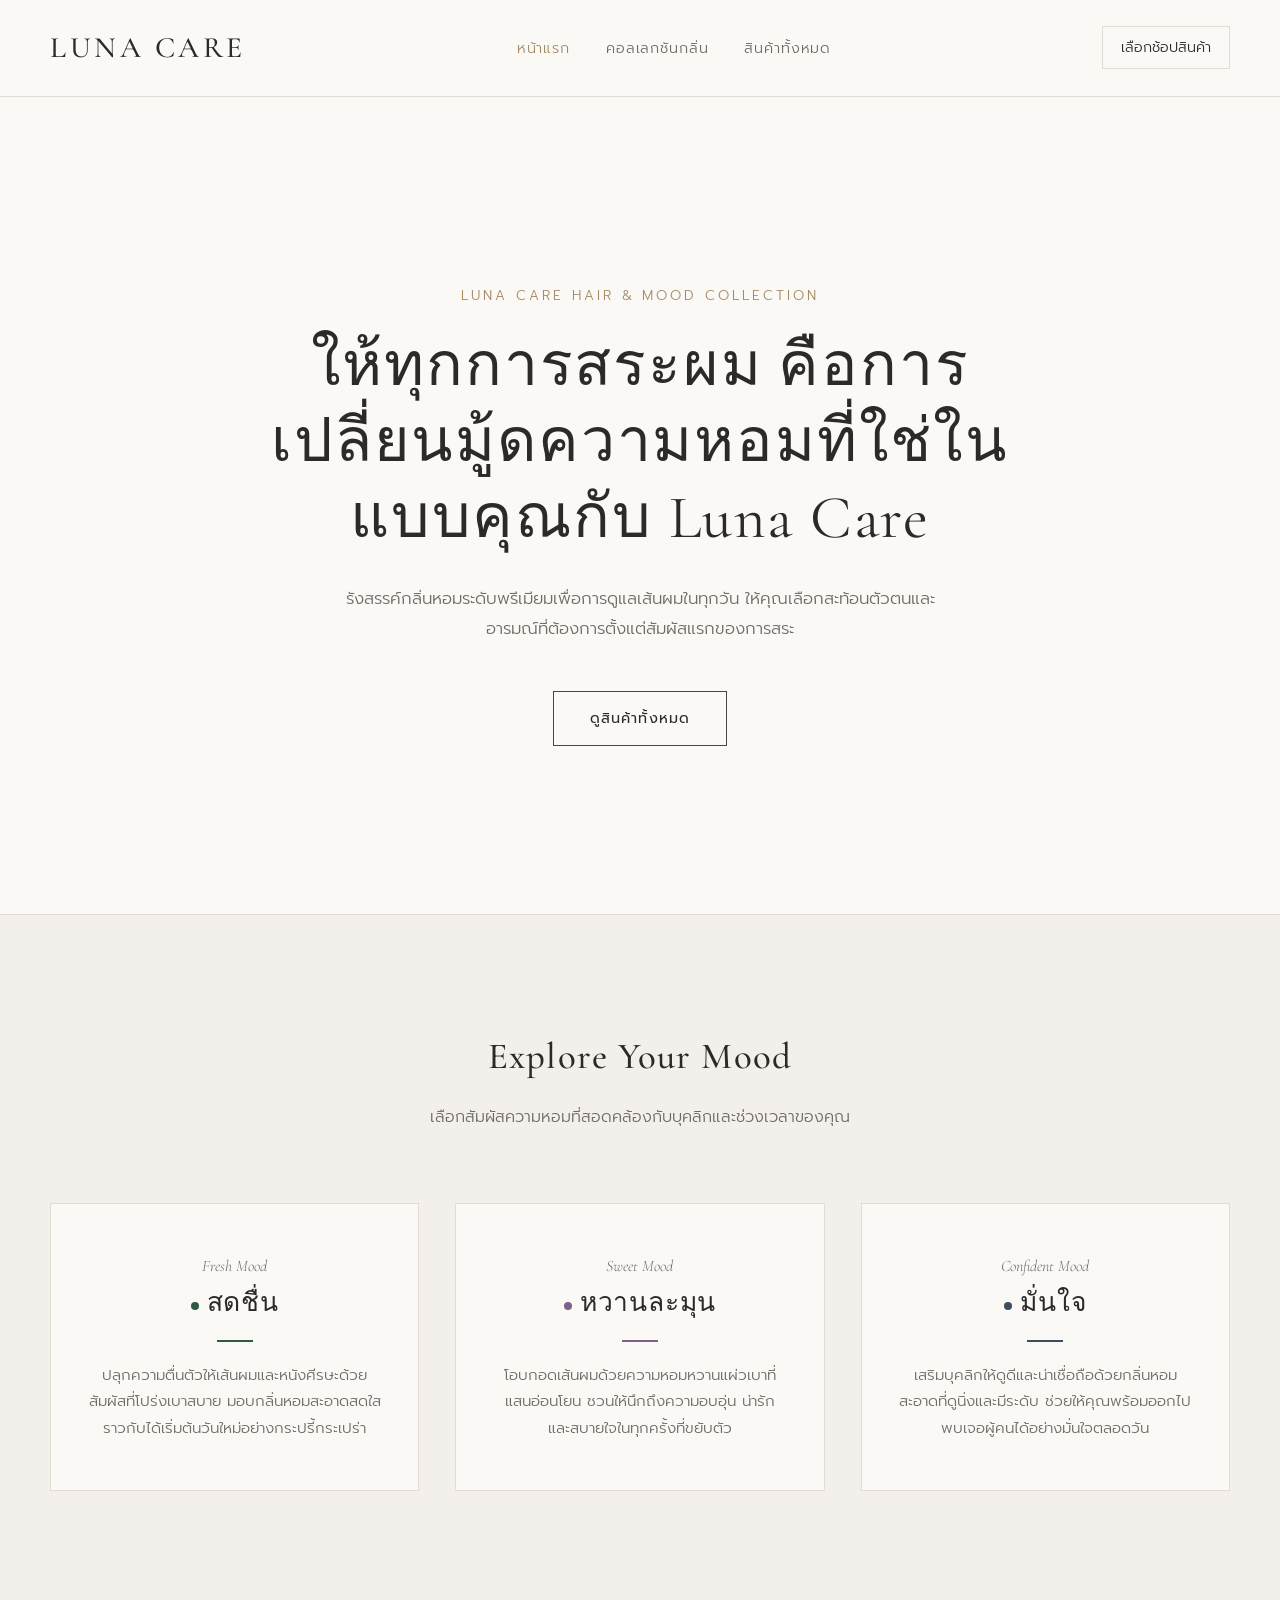
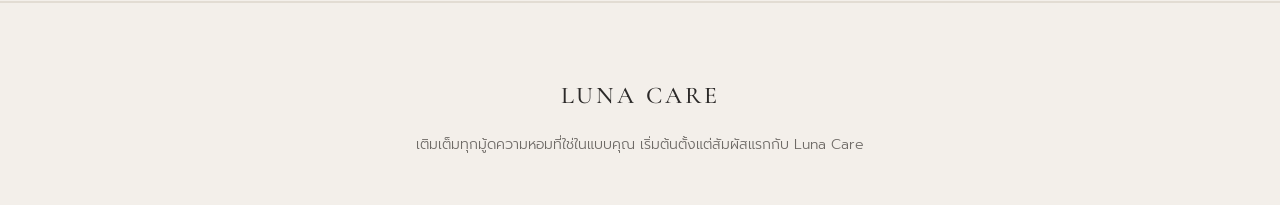
<file: index.html>
<!DOCTYPE html>
<html lang="th">
<head>
  <meta charset="UTF-8">
  <meta name="viewport" content="width=device-width, initial-scale=1.0">
  <title>Luna Care — ให้ทุกการสระผม คือการเปลี่ยนมู้ดความหอมที่ใช่ในแบบคุณ</title>
  <link rel="stylesheet" href="style.css">
</head>
<body>

  <!-- Header -->
  <header>
    <div class="nav-wrapper">
      <a href="index.html" class="brand-logo">Luna Care</a>
      <nav>
        <ul class="nav-links">
          <li><a href="index.html" class="active">หน้าแรก</a></li>
          <li><a href="#moods">คอลเลกชันกลิ่น</a></li>
          <li><a href="product.html">สินค้าทั้งหมด</a></li>
        </ul>
      </nav>
      <a href="product.html" class="cart-btn">เลือกช้อปสินค้า</a>
    </div>
  </header>

  <!-- Hero Section -->
  <section class="hero" style="min-height: calc(100vh - 82px); display: flex; align-items: center;">
    <div class="container">
      <span class="hero-subtitle">Luna Care Hair &amp; Mood Collection</span>
      <h1>ให้ทุกการสระผม คือการเปลี่ยนมู้ดความหอมที่ใช่ในแบบคุณกับ Luna Care</h1>
      <p>
        รังสรรค์กลิ่นหอมระดับพรีเมียมเพื่อการดูแลเส้นผมในทุกวัน 
        ให้คุณเลือกสะท้อนตัวตนและอารมณ์ที่ต้องการตั้งแต่สัมผัสแรกของการสระ
      </p>
      <a href="product.html" class="btn">ดูสินค้าทั้งหมด</a>
    </div>
  </section>

  <!-- Mood Showcase Section (3 Moods: Fresh, Sweet, Confident) -->
  <section id="moods" class="mood-section">
    <div class="container">
      <div class="section-header">
        <h2>Explore Your Mood</h2>
        <p>เลือกสัมผัสความหอมที่สอดคล้องกับบุคลิกและช่วงเวลาของคุณ</p>
      </div>

      <div class="mood-grid">
        <!-- Mood 1: Fresh -->
        <a href="product.html?mood=fresh" class="mood-card mood-fresh">
          <div class="mood-en">Fresh Mood</div>
          <h3><span class="mood-dot"></span>สดชื่น</h3>
          <div class="mood-underline"></div>
          <p>
            ปลุกความตื่นตัวให้เส้นผมและหนังศีรษะด้วยสัมผัสที่โปร่งเบาสบาย 
            มอบกลิ่นหอมสะอาดสดใสราวกับได้เริ่มต้นวันใหม่อย่างกระปรี้กระเปร่า
          </p>
        </a>

        <!-- Mood 2: Sweet -->
        <a href="product.html?mood=sweet" class="mood-card mood-sweet">
          <div class="mood-en">Sweet Mood</div>
          <h3><span class="mood-dot"></span>หวานละมุน</h3>
          <div class="mood-underline"></div>
          <p>
            โอบกอดเส้นผมด้วยความหอมหวานแผ่วเบาที่แสนอ่อนโยน 
            ชวนให้นึกถึงความอบอุ่น น่ารัก และสบายใจในทุกครั้งที่ขยับตัว
          </p>
        </a>

        <!-- Mood 3: Confident -->
        <a href="product.html?mood=confident" class="mood-card mood-confident">
          <div class="mood-en">Confident Mood</div>
          <h3><span class="mood-dot"></span>มั่นใจ</h3>
          <div class="mood-underline"></div>
          <p>
            เสริมบุคลิกให้ดูดีและน่าเชื่อถือด้วยกลิ่นหอมสะอาดที่ดูนิ่งและมีระดับ 
            ช่วยให้คุณพร้อมออกไปพบเจอผู้คนได้อย่างมั่นใจตลอดวัน
          </p>
        </a>
      </div>
    </div>
  </section>

  <!-- Footer -->
  <footer>
    <div class="container">
      <a href="index.html" class="brand-logo">Luna Care</a>
      <p>เติมเต็มทุกมู้ดความหอมที่ใช่ในแบบคุณ เริ่มต้นตั้งแต่สัมผัสแรกกับ Luna Care</p>
    </div>
  </footer>

  <script src="script.js"></script>
</body>
</html>
</file>
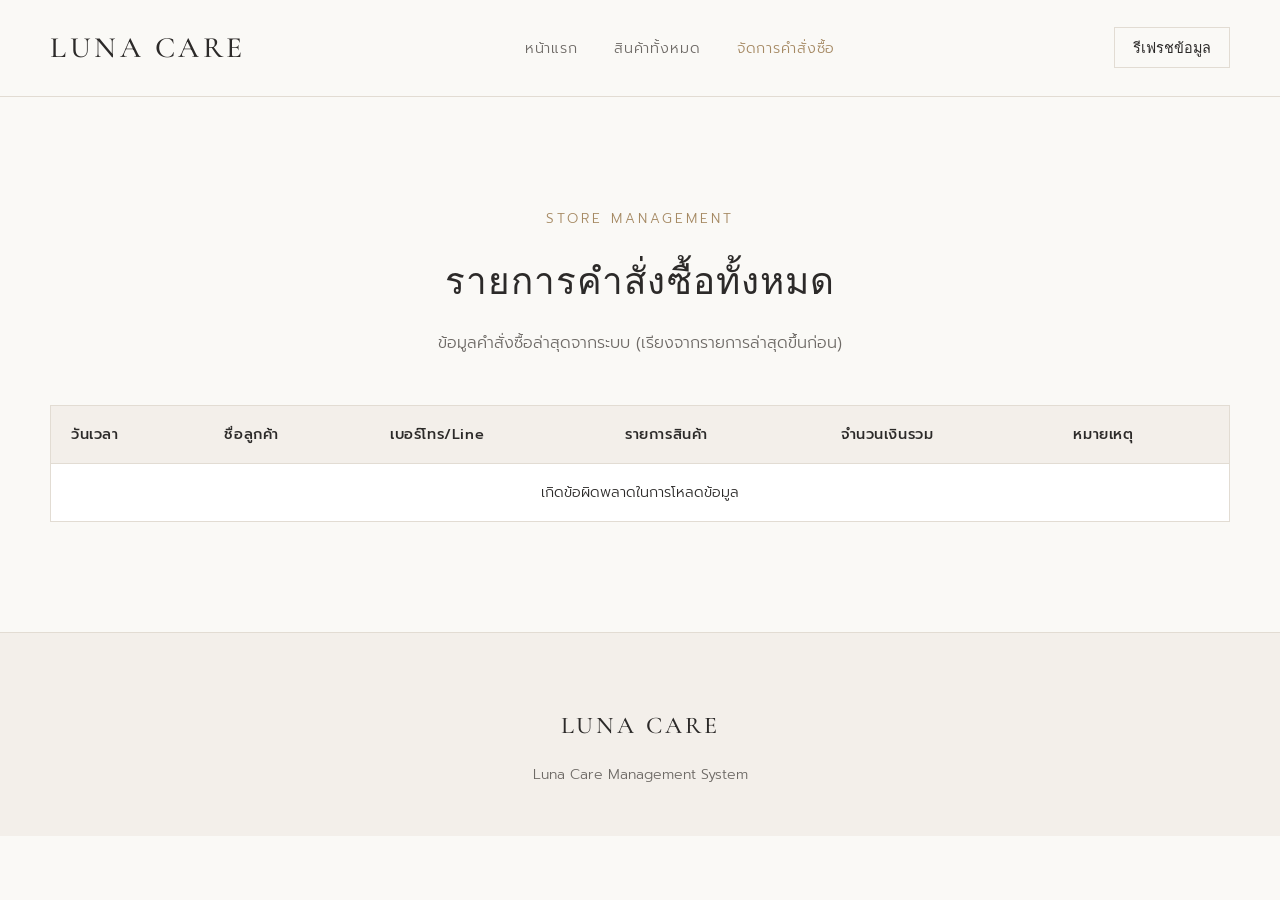
<file: admin.html>
<!DOCTYPE html>
<html lang="th">
<head>
  <meta charset="UTF-8">
  <meta name="viewport" content="width=device-width, initial-scale=1.0">
  <title>รายการคำสั่งซื้อ (Admin) — Luna Care</title>
  <link rel="stylesheet" href="style.css">
  <style>
    /* สไตล์เพิ่มเติมเฉพาะตารางหน้า Admin ให้เข้ากับธีมมินิมอล */
    .table-wrapper {
      width: 100%;
      overflow-x: auto;
      background-color: var(--bg-card);
      border: 1px solid var(--border-subtle);
    }

    #ordersTable {
      width: 100%;
      border-collapse: collapse;
      text-align: left;
      font-size: 0.9rem;
    }

    #ordersTable th,
    #ordersTable td {
      padding: 16px 20px;
      border-bottom: 1px solid var(--border-subtle);
      vertical-align: top;
    }

    #ordersTable th {
      background-color: var(--bg-secondary);
      font-weight: 500;
      color: var(--text-primary);
      white-space: nowrap;
      letter-spacing: 0.04em;
    }

    #ordersTable tbody tr:hover {
      background-color: var(--bg-primary);
    }

    #ordersTable tbody tr:last-child td {
      border-bottom: none;
    }
  </style>
</head>
<body>

  <!-- Header -->
  <header>
    <div class="nav-wrapper">
      <a href="index.html" class="brand-logo">Luna Care</a>
      <nav>
        <ul class="nav-links">
          <li><a href="index.html">หน้าแรก</a></li>
          <li><a href="product.html">สินค้าทั้งหมด</a></li>
          <li><a href="admin.html" class="active">จัดการคำสั่งซื้อ</a></li>
        </ul>
      </nav>
      <button type="button" class="cart-btn" onclick="location.reload()">รีเฟรชข้อมูล</button>
    </div>
  </header>

  <!-- Admin Orders Table Section -->
  <section>
    <div class="container">
      <div class="section-header" style="margin-bottom: 48px;">
        <span class="hero-subtitle">Store Management</span>
        <h2>รายการคำสั่งซื้อทั้งหมด</h2>
        <p>ข้อมูลคำสั่งซื้อล่าสุดจากระบบ (เรียงจากรายการล่าสุดขึ้นก่อน)</p>
      </div>

      <div class="table-wrapper">
        <table id="ordersTable">
          <thead>
            <tr>
              <th>วันเวลา</th>
              <th>ชื่อลูกค้า</th>
              <th>เบอร์โทร/Line</th>
              <th>รายการสินค้า</th>
              <th>จำนวนเงินรวม</th>
              <th>หมายเหตุ</th>
            </tr>
          </thead>
          <tbody></tbody>
        </table>
      </div>
    </div>
  </section>

  <!-- Footer -->
  <footer>
    <div class="container">
      <a href="index.html" class="brand-logo">Luna Care</a>
      <p>Luna Care Management System</p>
    </div>
  </footer>

  <script src="script.js"></script>
</body>
</html>
</file>
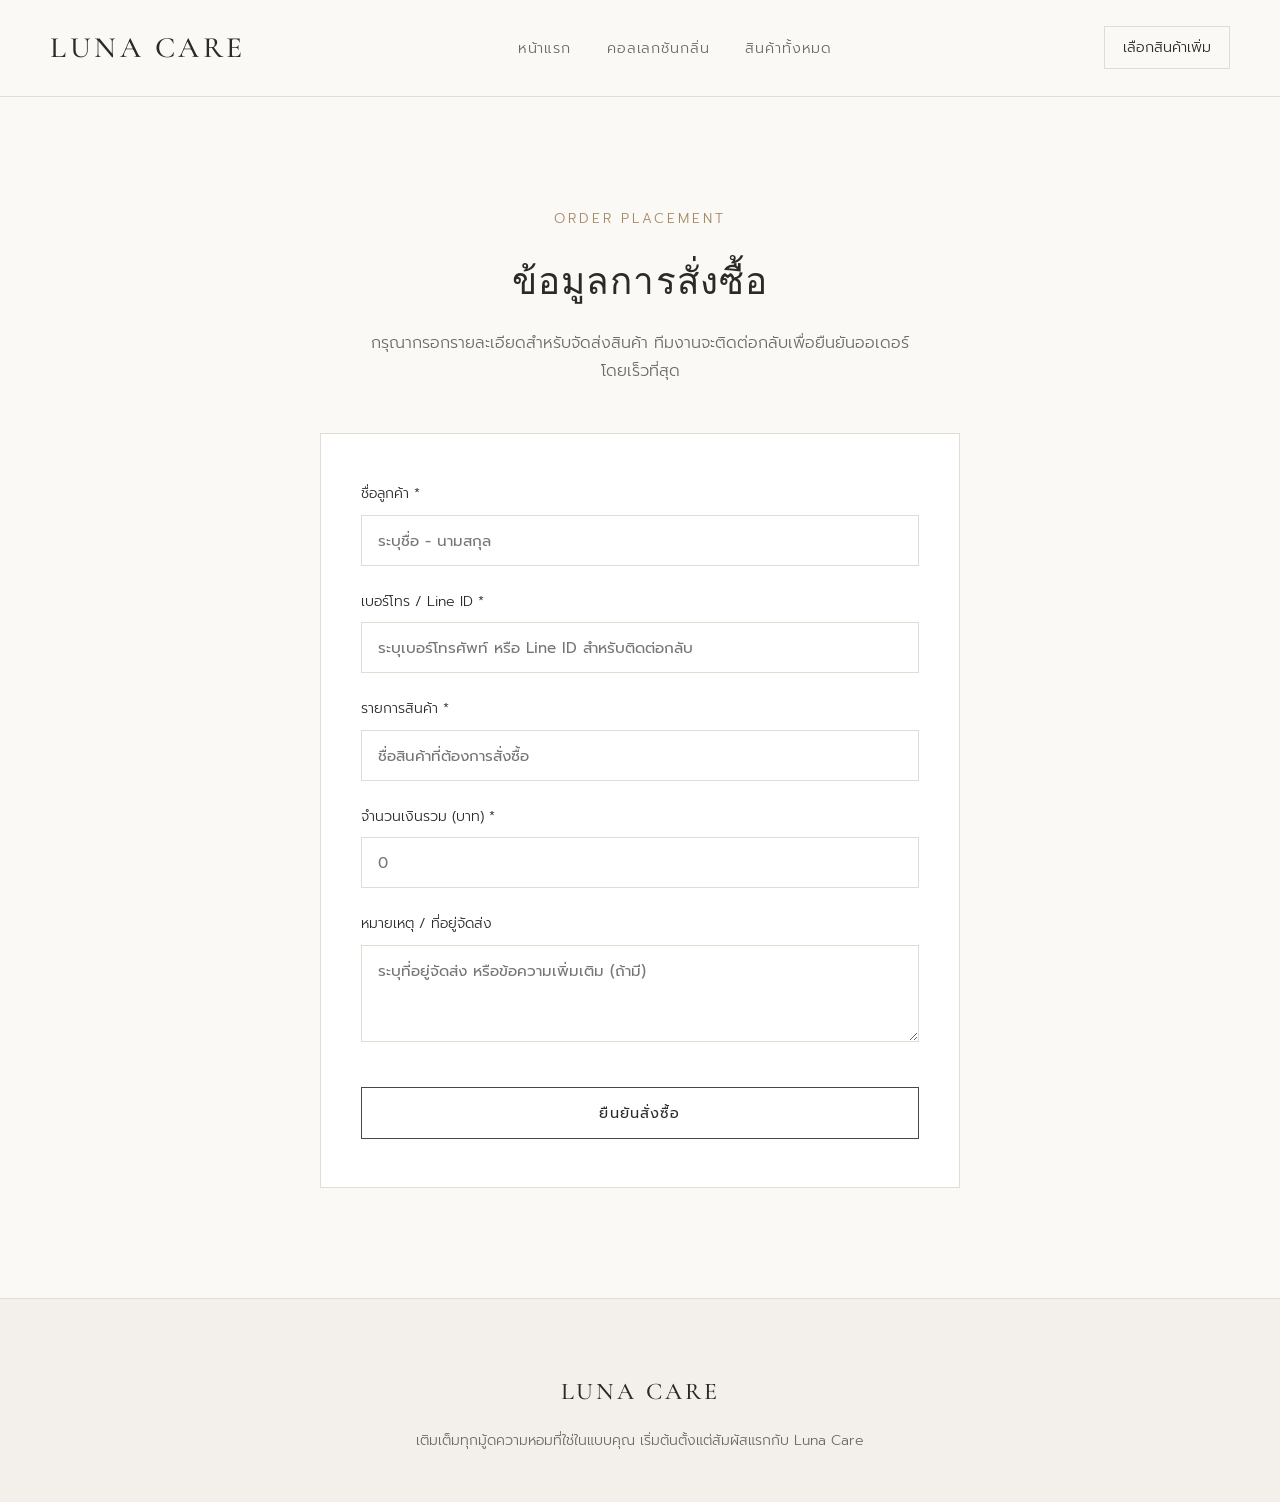
<file: order.html>
<!DOCTYPE html>
<html lang="th">
<head>
  <meta charset="UTF-8">
  <meta name="viewport" content="width=device-width, initial-scale=1.0">
  <title>สั่งซื้อสินค้า — Luna Care</title>
  <link rel="stylesheet" href="style.css">
</head>
<body>

  <!-- Header -->
  <header>
    <div class="nav-wrapper">
      <a href="index.html" class="brand-logo">Luna Care</a>
      <nav>
        <ul class="nav-links">
          <li><a href="index.html">หน้าแรก</a></li>
          <li><a href="index.html#moods">คอลเลกชันกลิ่น</a></li>
          <li><a href="product.html">สินค้าทั้งหมด</a></li>
        </ul>
      </nav>
      <a href="product.html" class="cart-btn">เลือกสินค้าเพิ่ม</a>
    </div>
  </header>

  <!-- Order Form Section -->
  <section>
    <div class="container" style="max-width: 640px;">
      <div class="section-header" style="margin-bottom: 48px;">
        <span class="hero-subtitle">Order Placement</span>
        <h2>ข้อมูลการสั่งซื้อ</h2>
        <p>กรุณากรอกรายละเอียดสำหรับจัดส่งสินค้า ทีมงานจะติดต่อกลับเพื่อยืนยันออเดอร์โดยเร็วที่สุด</p>
      </div>

      <form id="orderForm" style="background-color: var(--bg-card); border: 1px solid var(--border-subtle); padding: 48px 40px;">
        <div class="form-group">
          <label for="customerName">ชื่อลูกค้า *</label>
          <input type="text" id="customerName" name="customerName" class="form-control" placeholder="ระบุชื่อ - นามสกุล" required>
        </div>

        <div class="form-group">
          <label for="contact">เบอร์โทร / Line ID *</label>
          <input type="text" id="contact" name="contact" class="form-control" placeholder="ระบุเบอร์โทรศัพท์ หรือ Line ID สำหรับติดต่อกลับ" required>
        </div>

        <div class="form-group">
          <label for="items">รายการสินค้า *</label>
          <input type="text" id="items" name="items" class="form-control" placeholder="ชื่อสินค้าที่ต้องการสั่งซื้อ" required>
        </div>

        <div class="form-group">
          <label for="total">จำนวนเงินรวม (บาท) *</label>
          <input type="number" id="total" name="total" class="form-control" placeholder="0" required>
        </div>

        <div class="form-group" style="margin-bottom: 36px;">
          <label for="note">หมายเหตุ / ที่อยู่จัดส่ง</label>
          <textarea id="note" name="note" rows="3" class="form-control" placeholder="ระบุที่อยู่จัดส่ง หรือข้อความเพิ่มเติม (ถ้ามี)"></textarea>
        </div>

        <button type="submit" class="btn" style="width: 100%;">ยืนยันสั่งซื้อ</button>
      </form>
    </div>
  </section>

  <!-- Footer -->
  <footer>
    <div class="container">
      <a href="index.html" class="brand-logo">Luna Care</a>
      <p>เติมเต็มทุกมู้ดความหอมที่ใช่ในแบบคุณ เริ่มต้นตั้งแต่สัมผัสแรกกับ Luna Care</p>
    </div>
  </footer>

  <script src="script.js"></script>
</body>
</html>
</file>
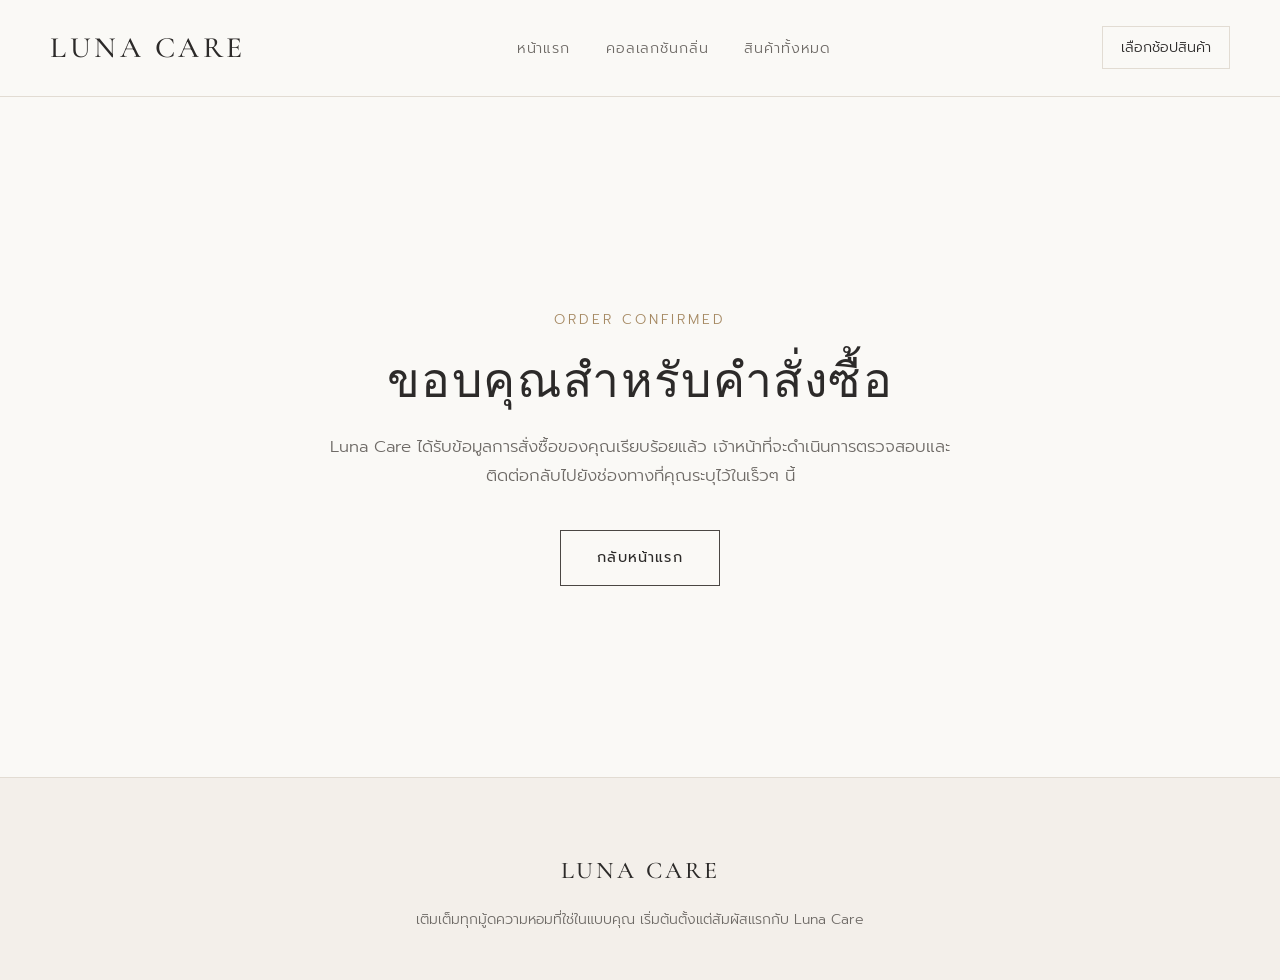
<file: thankyou.html>
<!DOCTYPE html>
<html lang="th">
<head>
  <meta charset="UTF-8">
  <meta name="viewport" content="width=device-width, initial-scale=1.0">
  <title>ขอบคุณสำหรับคำสั่งซื้อ — Luna Care</title>
  <link rel="stylesheet" href="style.css">
</head>
<body>

  <!-- Header -->
  <header>
    <div class="nav-wrapper">
      <a href="index.html" class="brand-logo">Luna Care</a>
      <nav>
        <ul class="nav-links">
          <li><a href="index.html">หน้าแรก</a></li>
          <li><a href="index.html#moods">คอลเลกชันกลิ่น</a></li>
          <li><a href="product.html">สินค้าทั้งหมด</a></li>
        </ul>
      </nav>
      <a href="product.html" class="cart-btn">เลือกช้อปสินค้า</a>
    </div>
  </header>

  <!-- Thank You Section -->
  <section class="hero" style="min-height: calc(100vh - 220px); display: flex; align-items: center; border-bottom: none;">
    <div class="container" style="max-width: 620px;">
      <span class="hero-subtitle">Order Confirmed</span>
      <h1 style="font-size: clamp(2rem, 4vw, 3rem); margin-bottom: 20px;">ขอบคุณสำหรับคำสั่งซื้อ</h1>
      <p style="margin-bottom: 40px;">
        Luna Care ได้รับข้อมูลการสั่งซื้อของคุณเรียบร้อยแล้ว 
        เจ้าหน้าที่จะดำเนินการตรวจสอบและติดต่อกลับไปยังช่องทางที่คุณระบุไว้ในเร็วๆ นี้
      </p>
      <a href="index.html" class="btn">กลับหน้าแรก</a>
    </div>
  </section>

  <!-- Footer -->
  <footer>
    <div class="container">
      <a href="index.html" class="brand-logo">Luna Care</a>
      <p>เติมเต็มทุกมู้ดความหอมที่ใช่ในแบบคุณ เริ่มต้นตั้งแต่สัมผัสแรกกับ Luna Care</p>
    </div>
  </footer>

  <script src="script.js"></script>
</body>
</html>
</file>
<file: style.css>
/* นำเข้าฟอนต์หรูหราแนว Editorial (Cormorant Garamond / Playfair Display) คู่กับฟอนต์ไทยที่อ่านง่าย (Prompt / Sarabun) */
@import url('https://fonts.googleapis.com/css2?family=Cormorant+Garamond:ital,wght@0,400;0,500;0,600;1,400&family=Prompt:wght@300;400;500&display=swap');

:root {
  /* Palette: ขาว - ครีม - เบจเข้ม - ทอง/บรอนซ์อ่อน */
  --bg-primary: #FAF9F6;       /* ขาวงาช้าง (Off-white / Cream) */
  --bg-secondary: #F3EFEA;     /* ครีมเบจอ่อน */
  --bg-card: #FFFFFF;          /* ขาวสะอาดสำหรับการ์ด */
  --text-primary: #2C2A29;     /* เทาเข้มเกือบดำ นุ่มตากว่าดำสนิท */
  --text-secondary: #6E6A66;   /* น้ำตาลเทาอ่อนสำหรับคำอธิบาย */
  --accent-bronze: #A68A64;    /* ทอง/บรอนซ์อ่อน */
  --accent-bronze-hover: #8C7250;
  --border-subtle: #E2DCD3;    /* เส้นขอบบางๆ สีเบจเข้ม */
  --border-dark: #4A4643;      /* เส้นขอบปุ่มสีเข้มนุ่มตา */

  /* Mood Accents (แตะเบาๆ เฉพาะจุดเล็กๆ) */
  --mood-fresh: #2E5A44;       /* เขียวเข้ม */
  --mood-sweet: #7B618C;       /* ม่วงกลาง */
  --mood-confident: #3B4D5E;   /* น้ำเงินเทาเข้ม */
  --mood-romance: #B86B6B;     /* แดงอ่อน */

  /* Typography */
  --font-serif: 'Cormorant Garamond', Georgia, serif;
  --font-sans: 'Prompt', -apple-system, BlinkMacSystemFont, sans-serif;

  /* Spacing & Layout */
  --container-width: 1180px;
  --section-padding: 110px 24px;
  --transition: all 0.35s cubic-bezier(0.25, 0.46, 0.45, 0.94);
}

/* =========================================
   Reset & Base Styles
   ========================================= */
* {
  box-sizing: border-box;
  margin: 0;
  padding: 0;
}

html {
  scroll-behavior: smooth;
  font-size: 16px;
}

body {
  background-color: var(--bg-primary);
  color: var(--text-primary);
  font-family: var(--font-sans);
  font-weight: 300;
  line-height: 1.75;
  -webkit-font-smoothing: antialiased;
}

h1, h2, h3, .brand-logo, .serif-text {
  font-family: var(--font-serif);
  font-weight: 500;
  letter-spacing: 0.03em;
  color: var(--text-primary);
}

a {
  text-decoration: none;
  color: inherit;
  transition: var(--transition);
}

img {
  max-width: 100%;
  display: block;
}

.container {
  max-width: var(--container-width);
  margin: 0 auto;
  width: 100%;
}

/* =========================================
   Navigation Header
   ========================================= */
header {
  position: sticky;
  top: 0;
  z-index: 100;
  background-color: rgba(250, 249, 246, 0.92);
  backdrop-filter: blur(8px);
  border-bottom: 1px solid var(--border-subtle);
  padding: 22px 24px;
}

.nav-wrapper {
  max-width: var(--container-width);
  margin: 0 auto;
  display: flex;
  justify-content: space-between;
  align-items: center;
}

.brand-logo {
  font-size: 1.85rem;
  letter-spacing: 0.12em;
  text-transform: uppercase;
  color: var(--text-primary);
}

.nav-links {
  display: flex;
  gap: 36px;
  align-items: center;
  list-style: none;
}

.nav-links a {
  font-size: 0.9rem;
  letter-spacing: 0.06em;
  color: var(--text-secondary);
  position: relative;
}

.nav-links a:hover,
.nav-links a.active {
  color: var(--accent-bronze);
}

.cart-btn {
  display: inline-flex;
  align-items: center;
  gap: 8px;
  font-size: 0.9rem;
  padding: 8px 18px;
  border: 1px solid var(--border-subtle);
  background: transparent;
  color: var(--text-primary);
  cursor: pointer;
  transition: var(--transition);
}

.cart-btn:hover {
  border-color: var(--accent-bronze);
  color: var(--accent-bronze);
}

/* =========================================
   Hero Section (โปร่ง เรียบหรู)
   ========================================= */
.hero {
  padding: 130px 24px 110px;
  text-align: center;
  background-color: var(--bg-primary);
  border-bottom: 1px solid var(--border-subtle);
}

.hero-subtitle {
  font-size: 0.85rem;
  text-transform: uppercase;
  letter-spacing: 0.22em;
  color: var(--accent-bronze);
  margin-bottom: 20px;
  display: block;
}

.hero h1 {
  font-size: clamp(2.4rem, 5vw, 3.8rem);
  line-height: 1.25;
  max-width: 820px;
  margin: 0 auto 28px;
  font-weight: 400;
}

.hero p {
  font-size: 1.05rem;
  color: var(--text-secondary);
  max-width: 620px;
  margin: 0 auto 48px;
}

/* =========================================
   Buttons (เส้นบางๆ สีเข้มนุ่มตา)
   ========================================= */
.btn {
  display: inline-block;
  padding: 14px 36px;
  font-family: var(--font-sans);
  font-size: 0.9rem;
  font-weight: 400;
  letter-spacing: 0.08em;
  border: 1px solid var(--border-dark);
  background-color: transparent;
  color: var(--text-primary);
  cursor: pointer;
  transition: var(--transition);
}

.btn:hover {
  background-color: var(--text-primary);
  color: var(--bg-primary);
}

.btn-bronze {
  border-color: var(--accent-bronze);
  color: var(--accent-bronze);
}

.btn-bronze:hover {
  background-color: var(--accent-bronze);
  color: #FFFFFF;
}

.btn-sm {
  padding: 10px 22px;
  font-size: 0.82rem;
}

/* =========================================
   Section Headers & Mood Indicators
   ========================================= */
section {
  padding: var(--section-padding);
}

.section-header {
  text-align: center;
  margin-bottom: 72px;
}

.section-header h2 {
  font-size: 2.3rem;
  margin-bottom: 14px;
}

.section-header p {
  color: var(--text-secondary);
  max-width: 560px;
  margin: 0 auto;
}

/* Mood Accent Dots & Subtle Underlines */
.mood-dot {
  display: inline-block;
  width: 8px;
  height: 8px;
  border-radius: 50%;
  margin-right: 8px;
  vertical-align: middle;
}

.mood-underline {
  width: 36px;
  height: 1.5px;
  margin: 14px auto 20px;
}

.mood-fresh .mood-dot,
.mood-fresh .mood-underline { background-color: var(--mood-fresh); }

.mood-sweet .mood-dot,
.mood-sweet .mood-underline { background-color: var(--mood-sweet); }

.mood-confident .mood-dot,
.mood-confident .mood-underline { background-color: var(--mood-confident); }

.mood-romance .mood-dot,
.mood-romance .mood-underline { background-color: var(--mood-romance); }

/* =========================================
   Mood Showcase Grid (เรียบง่าย ไม่ทาสีฉูดฉาด)
   ========================================= */
.mood-section {
  background-color: var(--bg-secondary);
  border-bottom: 1px solid var(--border-subtle);
}

.mood-grid {
  display: grid;
  grid-template-columns: repeat(auto-fit, minmax(280px, 1fr));
  gap: 36px;
}

.mood-card {
  background-color: var(--bg-primary);
  border: 1px solid var(--border-subtle);
  padding: 48px 36px;
  text-align: center;
  transition: var(--transition);
}

.mood-card:hover {
  border-color: var(--accent-bronze);
  transform: translateY(-4px);
}

.mood-card h3 {
  font-size: 1.65rem;
  margin-bottom: 6px;
}

.mood-card .mood-en {
  font-family: var(--font-serif);
  font-style: italic;
  color: var(--text-secondary);
  font-size: 1rem;
}

.mood-card p {
  font-size: 0.95rem;
  color: var(--text-secondary);
  margin-top: 16px;
}

/* =========================================
   Filter Bar & Product Grid
   ========================================= */
.filter-bar {
  display: flex;
  justify-content: center;
  flex-wrap: wrap;
  gap: 14px;
  margin-bottom: 56px;
}

.filter-btn {
  padding: 8px 22px;
  background: transparent;
  border: 1px solid var(--border-subtle);
  color: var(--text-secondary);
  font-family: var(--font-sans);
  font-size: 0.85rem;
  cursor: pointer;
  transition: var(--transition);
}

.filter-btn:hover,
.filter-btn.active {
  border-color: var(--text-primary);
  color: var(--text-primary);
}

.product-grid {
  display: grid;
  grid-template-columns: repeat(3, 1fr);
  gap: 44px 32px;
}

.product-card {
  background-color: var(--bg-card);
  border: 1px solid var(--border-subtle);
  display: flex;
  flex-direction: column;
  transition: var(--transition);
}

.product-card:hover {
  border-color: var(--accent-bronze);
}

.product-img-wrap {
  aspect-ratio: 1 / 1;
  overflow: hidden;
  background-color: var(--bg-secondary);
  border-bottom: 1px solid var(--border-subtle);
}

.product-img-wrap img {
  width: 100%;
  height: 100%;
  object-fit: cover;
  transition: transform 0.6s ease;
}

.product-card:hover .product-img-wrap img {
  transform: scale(1.03);
}

.product-info {
  padding: 32px 28px;
  display: flex;
  flex-direction: column;
  flex-grow: 1;
}

.product-meta {
  display: flex;
  align-items: center;
  justify-content: space-between;
  font-size: 0.78rem;
  text-transform: uppercase;
  letter-spacing: 0.12em;
  color: var(--text-secondary);
  margin-bottom: 10px;
}

.product-title {
  font-family: var(--font-sans);
  font-size: 1.05rem;
  font-weight: 400;
  color: var(--text-primary);
  margin-bottom: 10px;
}

.product-desc {
  font-size: 0.88rem;
  color: var(--text-secondary);
  margin-bottom: 24px;
  flex-grow: 1;
}

.product-footer {
  display: flex;
  justify-content: space-between;
  align-items: center;
  padding-top: 18px;
  border-top: 1px solid var(--border-subtle);
}

.product-price {
  font-family: var(--font-serif);
  font-size: 1.35rem;
  color: var(--text-primary);
}

/* =========================================
   Forms & Cart / Checkout Elements
   ========================================= */
.form-group {
  margin-bottom: 24px;
}

.form-group label {
  display: block;
  font-size: 0.88rem;
  color: var(--text-primary);
  margin-bottom: 8px;
}

.form-control {
  width: 100%;
  padding: 13px 16px;
  background-color: var(--bg-card);
  border: 1px solid var(--border-subtle);
  font-family: var(--font-sans);
  font-size: 0.95rem;
  color: var(--text-primary);
  transition: var(--transition);
}

.form-control:focus {
  outline: none;
  border-color: var(--accent-bronze);
}

/* =========================================
   Footer
   ========================================= */
footer {
  background-color: var(--bg-secondary);
  border-top: 1px solid var(--border-subtle);
  padding: 72px 24px 48px;
  text-align: center;
  color: var(--text-secondary);
  font-size: 0.88rem;
}

footer .brand-logo {
  display: inline-block;
  margin-bottom: 16px;
  font-size: 1.5rem;
}

/* =========================================
   Responsive (Tablet & Mobile)
   ========================================= */
@media (max-width: 992px) {
  .product-grid {
    grid-template-columns: repeat(2, 1fr);
    gap: 32px 24px;
  }
}

@media (max-width: 768px) {
  :root {
    --section-padding: 76px 20px;
  }

  .nav-links {
    display: none; /* สามารถเปิดใช้เมนูมือถือเพิ่มเติมในหน้า HTML ได้ */
  }

  .hero {
    padding: 90px 20px 80px;
  }

  .section-header {
    margin-bottom: 48px;
  }

  .product-grid {
    grid-template-columns: 1fr;
    gap: 28px;
  }

  .product-info {
    padding: 24px 20px;
  }
}
</file>
